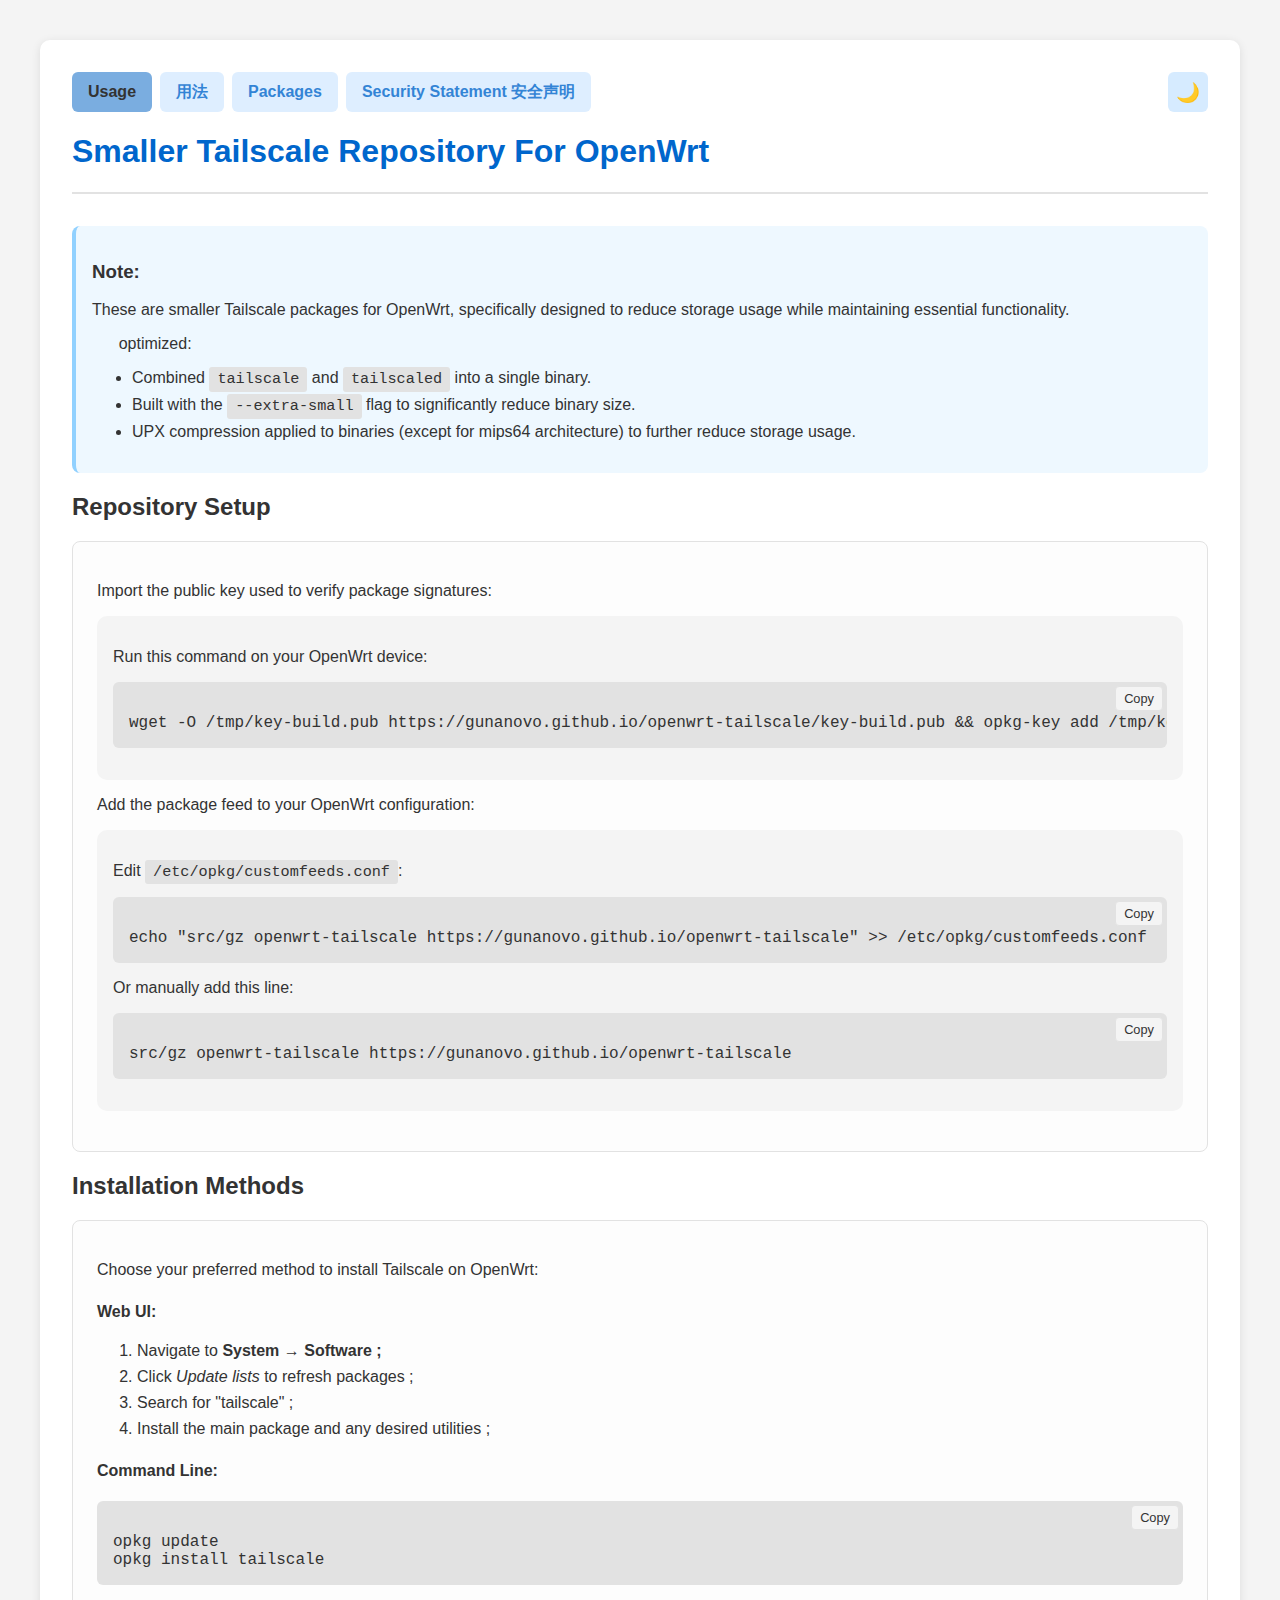
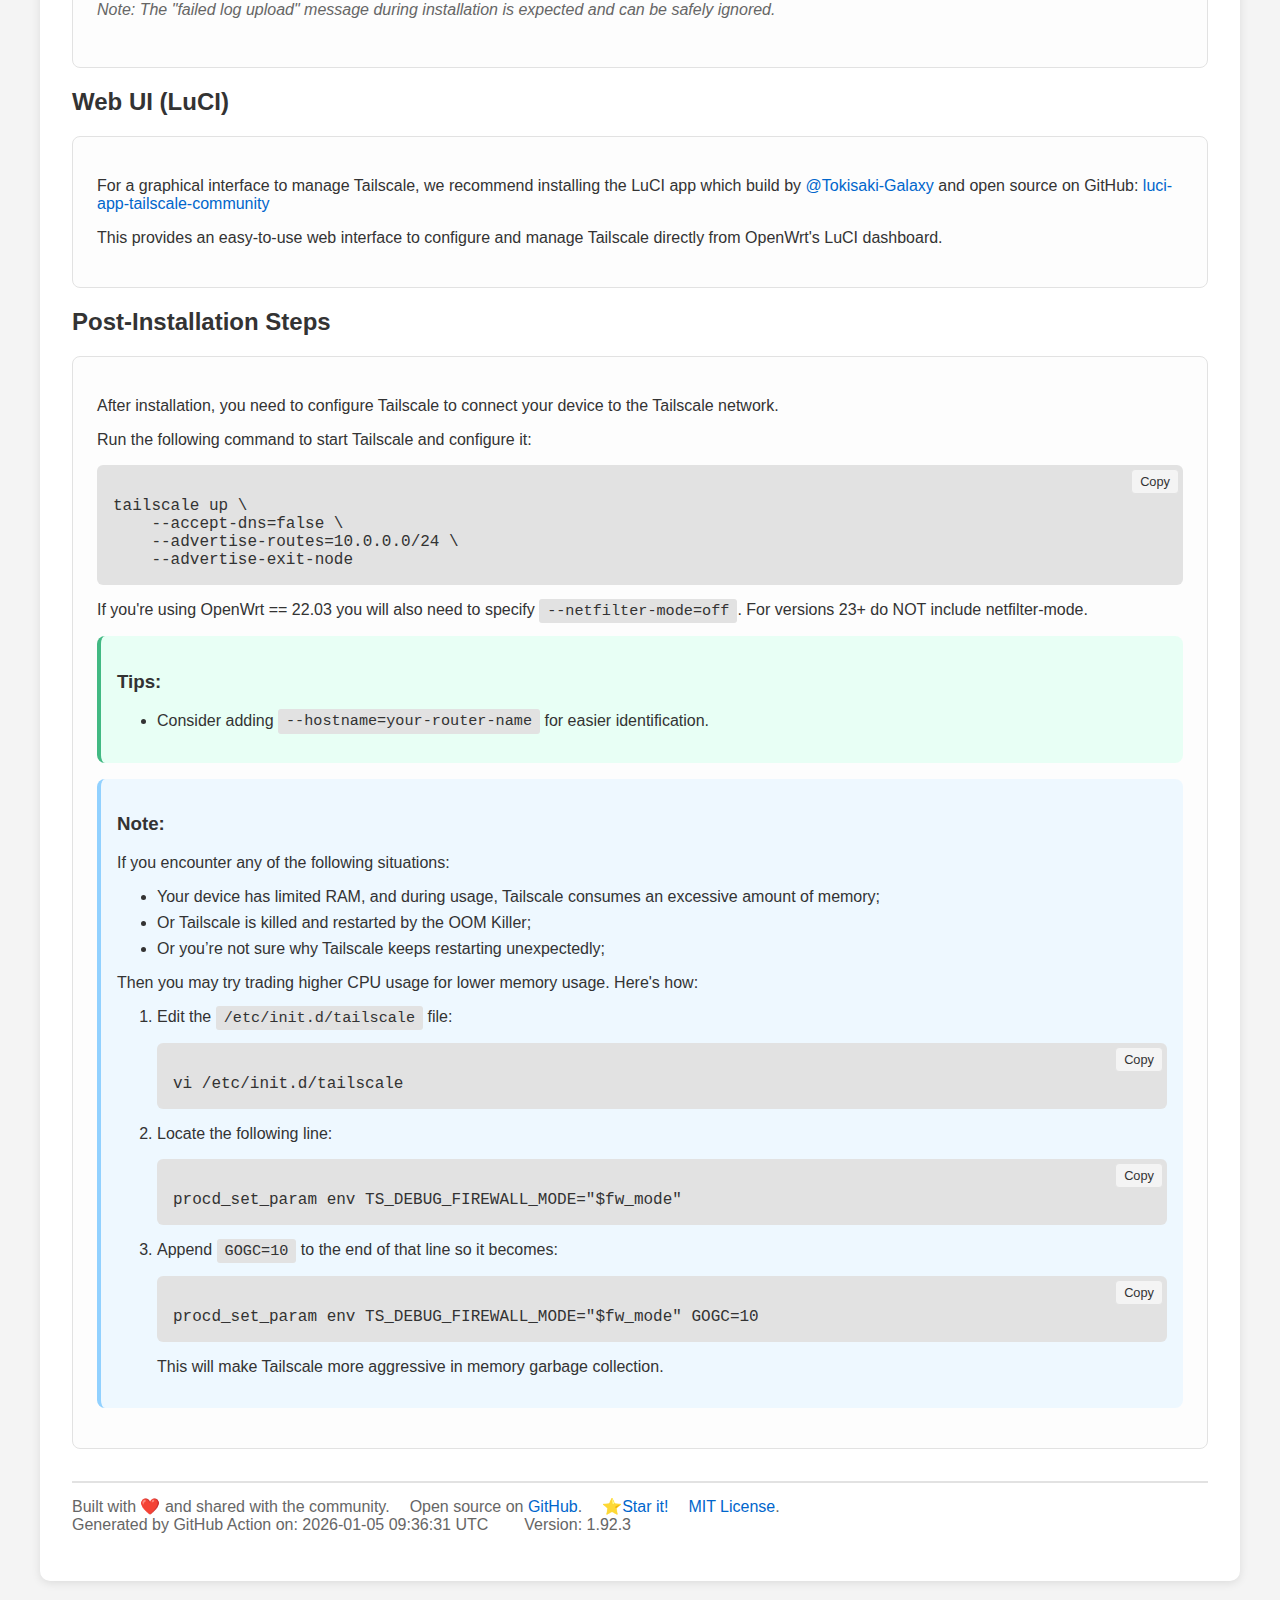
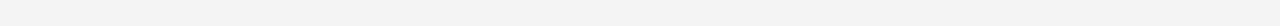
<file: index.html>
<!DOCTYPE html>
<html lang="en">

<head>
    <meta charset="UTF-8">
    <title>Smaller Tailscale for OpenWrt</title>
    <meta name="viewport" content="width=device-width, initial-scale=1.0">
    <meta name="description"
        content="A smaller Tailscale repository for OpenWrt, designed to reduce storage usage while maintaining essential functionality.">
    <meta name="keywords"
        content="OpenWrt, Tailscale, smaller packages, tailscale openwrt, openwrt tailscale, tailscale for openwrt, install tailscale on openwrt, tailscale on openwrt, openwrt 安装 tailscale, tailscale ipk, repository, repo, ipk, installation, usage, packages, smaller ipk, optimized tailscale, upx compression">
    <link rel="stylesheet" href="style.css">
</head>

<body>

    <div class="container">
        <header>
            <button id="toggle-theme" onclick="toggleTheme()">🌙</button>
            <div class="tab-buttons">
                <button id="btn-usage" onclick="showSection('usage')">Usage</button>
                <!-- <div class="divider"></div> -->
                <button id="btn-usage-chinese" onclick="showSection('usage-chinese')">用法</button>
                <!-- <div class="divider"></div> -->
                <button id="btn-packages" onclick="showSection('packages')">Packages</button>
                <!-- <div class="divider"></div> -->
                <button id="btn-security-statement" onclick="showSection('security-statement')">Security Statement
                    安全声明</button>
            </div>
            <h1><a href="https://github.com/GuNanOvO/openwrt-tailscale" target="_blank">Smaller Tailscale Repository For
                    OpenWrt</a></h1>
            <hr>
        </header>

        <main>
            <section id="usage">
                <div class="notice">
                    <p>
                    <h3>Note:</h3> These are smaller Tailscale packages for OpenWrt, specifically designed to
                    reduce storage usage while maintaining essential functionality. </p>
                    <p>&nbsp;&nbsp;&nbsp;&nbsp;&nbsp;&nbsp;optimized:</p>
                    <ul>
                        <li>Combined <code>tailscale</code> and <code>tailscaled</code> into a single binary.</li>
                        <li>Built with the <code>--extra-small</code> flag to significantly reduce binary size.</li>
                        <li>UPX compression applied to binaries (except for mips64 architecture) to further reduce
                            storage usage.</li>
                    </ul>
                </div>

                <h2>Repository Setup</h2>
                <section class="part">
                    <p>Import the public key used to verify package signatures:</p>

                    <div class="code-block">
                        <p>Run this command on your OpenWrt device:</p>
                        <pre>wget -O /tmp/key-build.pub https://gunanovo.github.io/openwrt-tailscale/key-build.pub && opkg-key add /tmp/key-build.pub</pre>
                    </div>

                    <p>Add the package feed to your OpenWrt configuration:</p>

                    <div class="code-block">
                        <p>Edit <code>/etc/opkg/customfeeds.conf</code>:</p>
                        <pre>echo "src/gz openwrt-tailscale https://gunanovo.github.io/openwrt-tailscale" >> /etc/opkg/customfeeds.conf</pre>

                        <p>Or manually add this line:</p>
                        <pre>src/gz openwrt-tailscale https://gunanovo.github.io/openwrt-tailscale</pre>
                    </div>
                </section>

                <h2>Installation Methods</h2>
                <section class="part">
                    <p>Choose your preferred method to install Tailscale on OpenWrt:</p>
                    <div class="method">
                        <h4>Web UI:</h4>
                        <ol>
                            <li>Navigate to <strong>System → Software ;</strong></li>
                            <li>Click <em>Update lists</em> to refresh packages ;</li>
                            <li>Search for "tailscale" ;</li>
                            <li>Install the main package and any desired utilities ;</li>
                        </ol>
                    </div>
                    <div class="method">
                        <h4>Command Line:</h4>
                        <pre>opkg update
opkg install tailscale</pre>
                        <p class="note">Note: The "failed log upload" message during installation is expected and can be
                            safely ignored.</p>
                    </div>
                </section>

                <h2>Web UI (LuCI)</h2>
                <section class="part">
                    <p>For a graphical interface to manage Tailscale, we recommend installing the LuCI app which build by <a href="https://github.com/Tokisaki-Galaxy" target="_blank">@Tokisaki-Galaxy</a> and open source on GitHub: <a href="https://github.com/Tokisaki-Galaxy/luci-app-tailscale-community" target="_blank">luci-app-tailscale-community</a></p>
                    <p>This provides an easy-to-use web interface to configure and manage Tailscale directly from OpenWrt's LuCI dashboard.</p>
                </section>

                <h2>Post-Installation Steps</h2>
                <section class="part">
                    <p>After installation, you need to configure Tailscale to connect your device to the Tailscale
                        network.</p>
                    <p>Run the following command to start Tailscale and configure it:</p>
                    <pre>tailscale up \
    --accept-dns=false \
    --advertise-routes=10.0.0.0/24 \
    --advertise-exit-node</pre>
                    <p>If you're using OpenWrt == 22.03 you will also need to specify <code>--netfilter-mode=off</code>.
                        For versions 23+ do NOT include netfilter-mode. </p>

                    <div class="tips">
                        <h3>Tips:</h3>
                        <ul>
                            <li>Consider adding <code>--hostname=your-router-name</code> for easier identification.</li>
                        </ul>
                    </div>
                    <div class="notice">
                        <p>
                        <h3>Note:</h3> If you encounter any of the following situations: </p>
                        <ul>
                            <li>Your device has limited RAM, and during usage, Tailscale consumes an excessive amount of
                                memory;</li>
                            <li>Or Tailscale is killed and restarted by the OOM Killer;</li>
                            <li>Or you’re not sure why Tailscale keeps restarting unexpectedly;</li>
                        </ul>
                        <p>Then you may try trading higher CPU usage for lower memory usage. Here's how:</p>
                        <ol>
                            <li>Edit the <code>/etc/init.d/tailscale</code> file:</li>
                            <pre>vi /etc/init.d/tailscale</pre>
                            <li>Locate the following line:</li>
                            <pre>procd_set_param env TS_DEBUG_FIREWALL_MODE="$fw_mode"</pre>
                            <li>Append <code>GOGC=10</code> to the end of that line so it becomes:</li>
                            <pre>procd_set_param env TS_DEBUG_FIREWALL_MODE="$fw_mode" GOGC=10</pre>
                            <p>This will make Tailscale more aggressive in memory garbage collection.</p>
                        </ol>
                    </div>
                </section>
            </section>

            <section id="usage-chinese">
                <div class="notice">
                    <p>
                    <h3>Note:</h3> 这是为 OpenWrt 精简定制的 Tailscale 软件包，旨在在保持核心功能的同时，尽可能降低存储占用。 </p>
                    <p>&nbsp;&nbsp;&nbsp;&nbsp;&nbsp;&nbsp;优化内容：</p>
                    <ul>
                        <li>将 <code>tailscale</code> 和 <code>tailscaled</code> 合并为一个单一的可执行文件。</li>
                        <li>使用 <code>--extra-small</code> 编译标志以显著减小二进制文件体积。</li>
                        <li>使用 UPX 对二进制文件进行压缩（mips64 架构除外），进一步降低存储占用。</li>
                    </ul>
                </div>


                <h2>软件源设置</h2>
                <section class="part">
                    <p>导入用于验证软件包签名的公钥：</p>

                    <div class="code-block">
                        <p>在你的 OpenWrt 设备上执行以下命令：</p>
                        <pre>wget -O /tmp/key-build.pub https://gunanovo.github.io/openwrt-tailscale/key-build.pub && opkg-key add /tmp/key-build.pub</pre>
                    </div>

                    <p>将软件源添加到你的 OpenWrt 配置中：</p>

                    <div class="code-block">
                        <p>编辑 <code>/etc/opkg/customfeeds.conf</code> 文件：</p>
                        <pre>echo "src/gz openwrt-tailscale https://gunanovo.github.io/openwrt-tailscale" >> /etc/opkg/customfeeds.conf</pre>

                        <p>或者手动添加以下内容：</p>
                        <pre>src/gz openwrt-tailscale https://gunanovo.github.io/openwrt-tailscale</pre>
                    </div>
                </section>

                <h2>安装方式</h2>
                <section class="part">
                    <p>请选择你喜欢的方式安装 Tailscale：</p>
                    <div class="method">
                        <h4>Web 界面方式：</h4>
                        <ol>
                            <li>打开 <strong>系统 → 软件包（System → Software）;</strong></li>
                            <li>点击 <em>更新列表（Update lists）</em> 以刷新软件包;</li>
                            <li>搜索 "tailscale" ;</li>
                            <li>安装主软件包及其他你需要的工具组件 ;</li>
                        </ol>
                    </div>
                    <div class="method">
                        <h4>命令行方式：</h4>
                        <pre>opkg update
opkg install tailscale</pre>
                        <p class="note">Note: 安装过程中出现 "failed log upload" 报错属于预期现象，可放心忽略。</p>
                    </div>
                </section>

                <h2>Web UI (LuCI)</h2>
                <section class="part">
                    <p>为了获得图形界面来管理 Tailscale，我们建议安装由 <a href="https://github.com/Tokisaki-Galaxy" target="_blank">@Tokisaki-Galaxy</a> 开发并在 GitHub 上开源的 LuCI 应用：<a href="https://github.com/Tokisaki-Galaxy/luci-app-tailscale-community" target="_blank">luci-app-tailscale-community</a></p>
                    <p>这提供了一个易于使用的 Web 界面，可以直接从 OpenWrt 的 LuCI 仪表板配置和管理 Tailscale。</p>
                </section>
                <h2>安装后步骤</h2>
                <section class="part">
                    <p>安装完成后，需要配置 Tailscale 以将设备接入 Tailscale 网络。</p>
                    <p>执行以下命令：</p>
                    <pre>tailscale up \
    --accept-dns=false \
    --advertise-routes=10.0.0.0/24 \
    --advertise-exit-node</pre>
                    <p>如果你的OpenWrt版本为22.03，你还需要添加 <code>--netfilter-mode=off</code> 参数， 对于 OpenWrt 23+ 则不应该包含该参数 </p>

                    <div class="tips">
                        <h3>Tips:</h3>
                        <ul>
                            <li>建议添加 <code>--hostname=your-router-name</code> 参数，以便在 Tailscale 网络中更容易识别该设备。</li>
                        </ul>
                    </div>

                    <div class="notice">
                        <p>
                        <h3>NOTE:</h3> 如果你遇到以下情况： </p>
                        <ul>
                            <li>设备运行内存有限，在使用过程中出现tailscale占用极高运行内存;</li>
                            <li>或直接致使tailscale被OOM KILLER杀死并重启;</li>
                            <li>或你不清楚什么原因导致tailscale异常重启;</li>
                        </ul>
                        <p>则，你可以尝试以更高的CPU占用换取较低的内存占用，操作如下：</p>
                        <ol>
                            <li>修改 <code>/etc/init.d/tailscale</code> 文件</li>
                            <pre>vi /etc/init.d/tailscale</pre>
                            <li>找到以下一行：</li>
                            <pre>procd_set_param env TS_DEBUG_FIREWALL_MODE="$fw_mode"</pre>
                            <li>在该行后方加上参数 <code>GOGC=10</code>，使其变为：</li>
                            <pre>procd_set_param env TS_DEBUG_FIREWALL_MODE="$fw_mode" GOGC=10</pre>
                            <p>该参数将使 Tailscale 更积极地回收内存。</p>
                        </ol>
                    </div>
                </section>
            </section>
            <section id="security-statement">
                <h1 style="text-align: center;">Feed Security Statement 软件源安全声明</h1>
                <section class="part">

                    <p>All <code>.ipk</code> packages provided by this OpenWrt software feed are built automatically via
                        <a href="https://docs.github.com/en/actions" target="_blank">GitHub Actions</a>,
                        with a fully open-source, transparent, and auditable process.
                    </p>

                    <p>You can review the build workflows, scripts, logs, and release history at:
                        <a href="https://github.com/GuNanOvO/openwrt-tailscale"
                            target="_blank">https://github.com/GuNanOvO/openwrt-tailscale</a>
                    </p>

                    <h3>Build Integrity & Transparency</h3>
                    <ul>
                        <li>
                            <strong>Built from Official Source:</strong> All binaries are compiled from
                            <a href="https://github.com/tailscale/tailscale" target="_blank">official Tailscale release
                                source code</a>,
                            without any functional modifications.
                            <a href="https://upx.github.io/" target="_blank">UPX</a> is optionally used for binary
                            compression.
                        </li>
                        <li>
                            <strong>Fully Public Workflow:</strong> All
                            <a href="https://github.com/GuNanOvO/openwrt-tailscale/tree/main/.github/workflows"
                                target="_blank">build scripts</a>,
                            packaging steps, compiler flags, and release assets are open for community audit.
                        </li>
                        <li>
                            <strong>Automated & Reproducible:</strong> Builds are performed in
                            <a href="https://docs.github.com/en/actions/using-workflows/about-workflows"
                                target="_blank">GitHub's CI environment</a>,
                            eliminating the risk of manual tampering.
                        </li>
                    </ul>

                    <h3>Security Best Practices</h3>
                    <ul>
                        <li>
                            <strong>Minimal Attack Surface:</strong> The feed is served statically via
                            <a href="https://pages.github.com/" target="_blank">GitHub Pages</a>, with no dynamic code
                            or
                            backend logic.
                        </li>
                        <li>
                            <strong>No Manual Uploads:</strong> All artifacts are generated directly from source during
                            <a href="https://docs.github.com/en/actions/using-workflows/workflow-syntax-for-github-actions"
                                target="_blank">automated CI runs</a> —
                            never uploaded manually or by third parties.
                        </li>
                    </ul>

                    <h3>User Recommendations</h3>
                    <p>To further validate the feed's trustworthiness, users are encouraged to:</p>
                    <ul>
                        <li><a href="https://github.com/GuNanOvO/openwrt-tailscale/actions" target="_blank">Review the
                                GitHub Actions workflows and build history</a></li>
                        <li><a href="https://github.com/GuNanOvO/openwrt-tailscale#build" target="_blank">Reproduce
                                builds
                                locally or via GitHub</a> to verify reproducibility</li>
                        <li>Verify checksums or cryptographic signatures (e.g., SHA256 or <code>usign</code>) of
                            downloaded
                            packages</li>
                    </ul>

                    <h3>Disclaimer</h3>
                    <p>While every effort has been made to ensure the security, transparency, and integrity of this
                        feed, it
                        is provided
                        <a href="https://en.wikipedia.org/wiki/As_is" target="_blank">as-is</a>, with no warranties.
                        Users
                        should always evaluate the source code, build process, and decide independently whether to trust
                        and
                        use these packages.
                    </p>
                    <p>For a safer OpenWrt experience, it is recommended to use packages only from this feed or other
                        trusted sources, and stay up to date with the repository.</p>
                </section>
                <hr>

                <section class="part">
                    <p>所有本软件源中的 <code>.ipk</code> 软件包均通过
                        <a href="https://docs.github.com/zh/actions" target="_blank">GitHub Actions</a>
                        自动化构建，构建流程开源、透明、可审计。
                    </p>

                    <p>详细的构建脚本、日志和发布历史可在以下仓库查看：
                        <a href="https://github.com/GuNanOvO/openwrt-tailscale"
                            target="_blank">https://github.com/GuNanOvO/openwrt-tailscale</a>
                    </p>

                    <h3>构建透明性与可信性</h3>
                    <ul>
                        <li>
                            <strong>构建基于 <a href="https://github.com/tailscale/tailscale" target="_blank">Tailscale
                                    官方源代码</a>：</strong> 不做任何功能性更改，仅使用
                            <a href="https://upx.github.io/" target="_blank">UPX</a> 等开源工具进行二进制压缩以减小体积。
                        </li>
                        <li>
                            <strong>完全公开的工作流程：</strong>
                            <a href="https://github.com/GuNanOvO/openwrt-tailscale/tree/main/.github/workflows"
                                target="_blank">构建脚本</a>、打包流程、编译参数等均完全公开，供任何人审查验证。
                        </li>
                        <li>
                            <strong>自动化与可复现性：</strong> 构建过程由
                            <a href="https://docs.github.com/zh/actions" target="_blank">CI 自动执行</a>，避免人为干预，构建结果具备可复现性。
                        </li>
                    </ul>

                    <h3>安全保障原则</h3>
                    <ul>
                        <li>
                            <strong>最小攻击面原则：</strong> Feed 页面托管在
                            <a href="https://pages.github.com/" target="_blank">GitHub Pages</a>，无需动态服务或后端执行，攻击面极小。
                        </li>
                        <li>
                            <strong>零人工上传：</strong> 构建产物完全由
                            <a href="https://docs.github.com/zh/actions" target="_blank">CI 自动生成</a>，无任何第三方上传或手动干预。
                        </li>
                    </ul>

                    <h3>用户使用建议</h3>
                    <p>为了进一步验证本软件源的安全性，建议用户：</p>
                    <ul>
                        <li><a href="https://github.com/GuNanOvO/openwrt-tailscale/actions" target="_blank">审查 GitHub
                                Actions 构建脚本和构建日志</a></li>
                        <li><a href="https://github.com/GuNanOvO/openwrt-tailscale#build" target="_blank">使用本仓库脚本在本地或
                                GitHub
                                上自行构建</a> 以验证可复现性</li>
                        <li>校验 .ipk 软件包的哈希值或签名（如 SHA256 或 <code>usign</code>）</li>
                    </ul>

                    <h3>风险提示</h3>
                    <p>尽管本项目已尽最大努力确保 Feed 的安全性、透明度与可信性，本软件源仍然是
                        <a href="https://zh.wikipedia.org/wiki/%E6%8C%89%E5%8E%9F%E6%A0%B7%E6%8F%90%E4%BE%9B"
                            target="_blank">“按原样”</a>提供，不附带任何形式的担保。请用户自行评估源代码与构建过程，并据此判断是否使用。
                    </p>
                    <p>为确保系统安全，请尽量从本源或 其他可信来源 获取软件包，并关注仓库更新动态。</p>
                </section>
            </section>


            <section id="packages" style="display: none;">
                <table>
                    <thead>
                        <tr>
                            <th>File</th>
                            <th>Size</th>
                            <th>Date</th>
                        </tr>
                    </thead>
                    <!-- tbody-anchor -->
          <tbody>
                        <tr>
                            <td><a href="Packages">Packages</a></td>
                            <td>28K</td>
                            <td>2026-01-05 Mon 09:42:27 UTC</td>
                        </tr>
                        <tr>
                            <td><a href="Packages.gz">Packages.gz</a></td>
                            <td>4.0K</td>
                            <td>2026-01-05 Mon 09:42:27 UTC</td>
                        </tr>
                        <tr>
                            <td><a href="Packages.sig">Packages.sig</a></td>
                            <td>4.0K</td>
                            <td>2026-01-05 Mon 09:42:27 UTC</td>
                        </tr>
                        <tr>
                            <td><a href="tailscale_1.92.3_aarch64_cortex-a53.ipk">tailscale_1.92.3_aarch64_cortex-a53.ipk</a></td>
                            <td>5.6M</td>
                            <td>2026-01-05 Mon 09:42:27 UTC</td>
                        </tr>
                        <tr>
                            <td><a href="tailscale_1.92.3_aarch64_cortex-a72.ipk">tailscale_1.92.3_aarch64_cortex-a72.ipk</a></td>
                            <td>5.6M</td>
                            <td>2026-01-05 Mon 09:42:27 UTC</td>
                        </tr>
                        <tr>
                            <td><a href="tailscale_1.92.3_aarch64_cortex-a76.ipk">tailscale_1.92.3_aarch64_cortex-a76.ipk</a></td>
                            <td>5.6M</td>
                            <td>2026-01-05 Mon 09:42:27 UTC</td>
                        </tr>
                        <tr>
                            <td><a href="tailscale_1.92.3_aarch64_generic.ipk">tailscale_1.92.3_aarch64_generic.ipk</a></td>
                            <td>5.6M</td>
                            <td>2026-01-05 Mon 09:42:27 UTC</td>
                        </tr>
                        <tr>
                            <td><a href="tailscale_1.92.3_arm_arm1176jzf-s_vfp.ipk">tailscale_1.92.3_arm_arm1176jzf-s_vfp.ipk</a></td>
                            <td>5.6M</td>
                            <td>2026-01-05 Mon 09:42:27 UTC</td>
                        </tr>
                        <tr>
                            <td><a href="tailscale_1.92.3_arm_arm926ej-s.ipk">tailscale_1.92.3_arm_arm926ej-s.ipk</a></td>
                            <td>5.6M</td>
                            <td>2026-01-05 Mon 09:42:27 UTC</td>
                        </tr>
                        <tr>
                            <td><a href="tailscale_1.92.3_arm_cortex-a15_neon-vfpv4.ipk">tailscale_1.92.3_arm_cortex-a15_neon-vfpv4.ipk</a></td>
                            <td>5.6M</td>
                            <td>2026-01-05 Mon 09:42:27 UTC</td>
                        </tr>
                        <tr>
                            <td><a href="tailscale_1.92.3_arm_cortex-a5_vfpv4.ipk">tailscale_1.92.3_arm_cortex-a5_vfpv4.ipk</a></td>
                            <td>5.6M</td>
                            <td>2026-01-05 Mon 09:42:27 UTC</td>
                        </tr>
                        <tr>
                            <td><a href="tailscale_1.92.3_arm_cortex-a7.ipk">tailscale_1.92.3_arm_cortex-a7.ipk</a></td>
                            <td>5.6M</td>
                            <td>2026-01-05 Mon 09:42:27 UTC</td>
                        </tr>
                        <tr>
                            <td><a href="tailscale_1.92.3_arm_cortex-a7_neon-vfpv4.ipk">tailscale_1.92.3_arm_cortex-a7_neon-vfpv4.ipk</a></td>
                            <td>5.6M</td>
                            <td>2026-01-05 Mon 09:42:27 UTC</td>
                        </tr>
                        <tr>
                            <td><a href="tailscale_1.92.3_arm_cortex-a7_vfpv4.ipk">tailscale_1.92.3_arm_cortex-a7_vfpv4.ipk</a></td>
                            <td>5.6M</td>
                            <td>2026-01-05 Mon 09:42:27 UTC</td>
                        </tr>
                        <tr>
                            <td><a href="tailscale_1.92.3_arm_cortex-a8_vfpv3.ipk">tailscale_1.92.3_arm_cortex-a8_vfpv3.ipk</a></td>
                            <td>5.6M</td>
                            <td>2026-01-05 Mon 09:42:27 UTC</td>
                        </tr>
                        <tr>
                            <td><a href="tailscale_1.92.3_arm_cortex-a9.ipk">tailscale_1.92.3_arm_cortex-a9.ipk</a></td>
                            <td>5.6M</td>
                            <td>2026-01-05 Mon 09:42:27 UTC</td>
                        </tr>
                        <tr>
                            <td><a href="tailscale_1.92.3_arm_cortex-a9_neon.ipk">tailscale_1.92.3_arm_cortex-a9_neon.ipk</a></td>
                            <td>5.6M</td>
                            <td>2026-01-05 Mon 09:42:27 UTC</td>
                        </tr>
                        <tr>
                            <td><a href="tailscale_1.92.3_arm_cortex-a9_vfpv3-d16.ipk">tailscale_1.92.3_arm_cortex-a9_vfpv3-d16.ipk</a></td>
                            <td>5.6M</td>
                            <td>2026-01-05 Mon 09:42:27 UTC</td>
                        </tr>
                        <tr>
                            <td><a href="tailscale_1.92.3_arm_fa526.ipk">tailscale_1.92.3_arm_fa526.ipk</a></td>
                            <td>5.6M</td>
                            <td>2026-01-05 Mon 09:42:27 UTC</td>
                        </tr>
                        <tr>
                            <td><a href="tailscale_1.92.3_arm_xscale.ipk">tailscale_1.92.3_arm_xscale.ipk</a></td>
                            <td>5.6M</td>
                            <td>2026-01-05 Mon 09:42:27 UTC</td>
                        </tr>
                        <tr>
                            <td><a href="tailscale_1.92.3_i386_pentium-mmx.ipk">tailscale_1.92.3_i386_pentium-mmx.ipk</a></td>
                            <td>6.4M</td>
                            <td>2026-01-05 Mon 09:42:27 UTC</td>
                        </tr>
                        <tr>
                            <td><a href="tailscale_1.92.3_i386_pentium4.ipk">tailscale_1.92.3_i386_pentium4.ipk</a></td>
                            <td>6.4M</td>
                            <td>2026-01-05 Mon 09:42:27 UTC</td>
                        </tr>
                        <tr>
                            <td><a href="tailscale_1.92.3_loongarch64_generic.ipk">tailscale_1.92.3_loongarch64_generic.ipk</a></td>
                            <td>8.6M</td>
                            <td>2026-01-05 Mon 09:42:27 UTC</td>
                        </tr>
                        <tr>
                            <td><a href="tailscale_1.92.3_mips64_mips64r2.ipk">tailscale_1.92.3_mips64_mips64r2.ipk</a></td>
                            <td>8.2M</td>
                            <td>2026-01-05 Mon 09:42:27 UTC</td>
                        </tr>
                        <tr>
                            <td><a href="tailscale_1.92.3_mips64_octeonplus.ipk">tailscale_1.92.3_mips64_octeonplus.ipk</a></td>
                            <td>8.2M</td>
                            <td>2026-01-05 Mon 09:42:27 UTC</td>
                        </tr>
                        <tr>
                            <td><a href="tailscale_1.92.3_mips64el_mips64r2.ipk">tailscale_1.92.3_mips64el_mips64r2.ipk</a></td>
                            <td>8.0M</td>
                            <td>2026-01-05 Mon 09:42:27 UTC</td>
                        </tr>
                        <tr>
                            <td><a href="tailscale_1.92.3_mips_24kc.ipk">tailscale_1.92.3_mips_24kc.ipk</a></td>
                            <td>5.4M</td>
                            <td>2026-01-05 Mon 09:42:27 UTC</td>
                        </tr>
                        <tr>
                            <td><a href="tailscale_1.92.3_mips_4kec.ipk">tailscale_1.92.3_mips_4kec.ipk</a></td>
                            <td>5.3M</td>
                            <td>2026-01-05 Mon 09:42:27 UTC</td>
                        </tr>
                        <tr>
                            <td><a href="tailscale_1.92.3_mips_mips32.ipk">tailscale_1.92.3_mips_mips32.ipk</a></td>
                            <td>5.3M</td>
                            <td>2026-01-05 Mon 09:42:27 UTC</td>
                        </tr>
                        <tr>
                            <td><a href="tailscale_1.92.3_mipsel_24kc.ipk">tailscale_1.92.3_mipsel_24kc.ipk</a></td>
                            <td>5.5M</td>
                            <td>2026-01-05 Mon 09:42:27 UTC</td>
                        </tr>
                        <tr>
                            <td><a href="tailscale_1.92.3_mipsel_24kc_24kf.ipk">tailscale_1.92.3_mipsel_24kc_24kf.ipk</a></td>
                            <td>5.5M</td>
                            <td>2026-01-05 Mon 09:42:27 UTC</td>
                        </tr>
                        <tr>
                            <td><a href="tailscale_1.92.3_mipsel_74kc.ipk">tailscale_1.92.3_mipsel_74kc.ipk</a></td>
                            <td>5.5M</td>
                            <td>2026-01-05 Mon 09:42:27 UTC</td>
                        </tr>
                        <tr>
                            <td><a href="tailscale_1.92.3_mipsel_mips32.ipk">tailscale_1.92.3_mipsel_mips32.ipk</a></td>
                            <td>5.5M</td>
                            <td>2026-01-05 Mon 09:42:27 UTC</td>
                        </tr>
                        <tr>
                            <td><a href="tailscale_1.92.3_riscv64_riscv64.ipk">tailscale_1.92.3_riscv64_riscv64.ipk</a></td>
                            <td>8.6M</td>
                            <td>2026-01-05 Mon 09:42:27 UTC</td>
                        </tr>
                        <tr>
                            <td><a href="tailscale_1.92.3_x86_64.ipk">tailscale_1.92.3_x86_64.ipk</a></td>
                            <td>6.8M</td>
                            <td>2026-01-05 Mon 09:42:27 UTC</td>
                        </tr>
          </tbody>
                    <!-- end-tbody-anchor -->
                </table>
            </section>
        </main>

        </script>

        <footer class="footer">
            <hr>

            <p>
                <span>Built with ❤️ and shared with the community. </span>
                <span>Open source on <a href="https://github.com/GuNanOvO/openwrt-tailscale">GitHub</a>.</span>
                <span><a href="https://github.com/GuNanOvO/openwrt-tailscale">⭐Star it!</a></span>
                <span><a href="https://github.com/GuNanOvO/openwrt-tailscale/blob/main/LICENSE">MIT License</a>.</span>
                <span>Generated by GitHub Action on:
                    <!-- date-anchor -->
                    <span id="date">2026-01-05 09:36:31 UTC</span>
                    <!-- end-date-anchor -->
                </span>
                <span>Version:
                    <!-- version-anchor -->
                    <span id="version">1.92.3</span>
                    <!-- end-version-anchor -->
                </span>
            </p>
        </footer>
    </div>

    <script>
        function showSection(id) {
            document.querySelectorAll('main > section').forEach(s => s.style.display = 'none');
            document.getElementById(id).style.display = 'block';

            const buttons = [
                { id: 'btn-usage', section: 'usage', label: 'Usage' },
                { id: 'btn-usage-chinese', section: 'usage-chinese', label: '用法' },
                { id: 'btn-security-statement', section: 'security-statement', label: 'Security Statement 安全声明' },
                { id: 'btn-packages', section: 'packages', label: 'Packages' }
            ];

            buttons.forEach(btn => {
                const isActive = (id === btn.section);
                const el = document.getElementById(btn.id);
                el.classList.toggle('active', isActive);
                el.classList.toggle('inactive', !isActive);
                el.disabled = isActive;
            });
        }

        document.addEventListener("DOMContentLoaded", () => {
            document.querySelectorAll("pre").forEach((pre) => {
                const wrapper = document.createElement("div");
                wrapper.classList.add("pre-wrapper");

                pre.parentNode.insertBefore(wrapper, pre);
                wrapper.appendChild(pre);

                const btn = document.createElement("button");
                btn.className = "copy-btn";
                btn.textContent = "Copy";

                btn.addEventListener("click", () => {
                    navigator.clipboard.writeText(pre.textContent).then(() => {
                        btn.textContent = "Copied!";
                        btn.classList.add("copied");
                        setTimeout(() => {
                            btn.textContent = "Copy";
                            btn.classList.remove("copied");
                        }, 2000);
                    });
                });

                wrapper.appendChild(btn);
            });
        });

        function toggleTheme() {
            const isDark = document.body.classList.toggle('dark');
            localStorage.setItem('theme', isDark ? 'dark' : 'light');
            document.getElementById('toggle-theme').textContent = isDark ? '☀️' : '🌙';
        }

        function initTheme() {
            const hour = new Date().getHours();
            const saved = localStorage.getItem('theme');
            const isDark = saved === 'dark' || (!saved && (hour < 6 || hour >= 18));
            if (isDark) {
                document.body.classList.add('dark');
                document.getElementById('toggle-theme').textContent = '☀️';
            } else {
                document.getElementById('toggle-theme').textContent = '🌙';
            }
        }

        document.getElementById('btn-usage').click();
        initTheme();

    </script>
</body>

</html>
</file>
<file: style.css>
:root {
    --color-bg-body: #f4f4f4;
    --color-text-primary: #333;
    --color-bg-container: #fff;
    --color-bg-part: #fdfdfd;
    --color-border-primary: #e2e2e2;
    --color-shadow-base: rgba(0, 0, 0, 0.1);
    --color-shadow-hover: rgba(0, 0, 0, 0.2);
    --color-divider: #000000;
    --color-text-secondary: #666;


    --color-brand-primary: #0066cc;
    --color-brand-light: #d6ebff;
    --color-brand-lighter: #7aade0;
    --color-brand-active-hover: #589adc;
    --color-brand-link-hover: #0066cc;


    --color-notice-bg: #eef8ff;
    --color-notice-border: #91d1ff;
    --color-tips-bg: #e8fff5;
    --color-tips-border: #42b983;


    --color-code-block: #f4f4f4;
    --color-code-bg: #e2e2e2;
    --color-pre-bg: #e2e2e2;
    --color-table-header-bg: #eeeeee;
    --color-table-row-hover-bg: #d1f1f7;
}


body.dark {
    --color-bg-body: #1e1e1e;
    --color-text-primary: #ccc;
    --color-bg-container: #2a2a2a;
    --color-bg-part: #212121;
    --color-border-primary: #555;
    --color-shadow-base: rgba(255, 255, 255, 0.1);
    --color-shadow-hover: rgba(255, 255, 255, 0.2);
    --color-divider: #999;
    --color-text-secondary: #999;


    --color-brand-primary: #9ecbff;
    --color-brand-light: #3a3a3a;
    --color-brand-lighter: #555;
    --color-brand-active-hover: none;
    --color-brand-link-hover: #9ecbff;


    --color-notice-bg: #303030;
    --color-notice-border: #91d1ff;
    --color-tips-bg: #303030;
    --color-tips-border: #42b983;


    --color-code-block: #292929;
    --color-code-bg: #3a3a3a;
    --color-pre-bg: #3a3a3a;
    --color-table-header-bg: #444;
    --color-table-row-hover-bg: #444;
}


body {
    font-family: Arial, sans-serif;
    padding: 2rem;
    background-color: var(--color-bg-body);
    color: var(--color-text-primary);
    transition: background-color 0.3s, color 0.3s;
}

.container {
    max-width: 90vw;
    margin: auto;
    background: var(--color-bg-container);
    padding: 2rem;
    border-radius: 10px;
    box-shadow: 0 2px 10px var(--color-shadow-base);
    transition: box-shadow 0.3s, background-color 0.3s;
}

.container:hover {
    box-shadow: 0 4px 16px var(--color-shadow-hover);
}

#toggle-theme {
    float: right;
    font-size: 1.2rem;
    width: 2.5rem;
    height: 2.5rem;
    cursor: pointer;
    background-color: var(--color-brand-light);
    transition: color 0.3s;
    padding: 0;
}

#toggle-theme:hover {
    background-color: var(--color-brand-lighter);
    transition: color 0.3s;
}

h1 {
    color: var(--color-brand-primary);
    transition: color 0.3s;
}

hr {
    border: 1px solid var(--color-border-primary);
    transition: border-color 0.3s;
}

main {
    margin: 2rem 0;
}

section.part {

    padding: 1.5rem;
    background-color: var(--color-bg-part);
    border: 1px solid var(--color-border-primary);
    border-radius: 8px;
    transition: background-color 0.3s, border-color 0.3s;
}

.method {
    margin: 1.5rem 0;
}

.method ol li {
    margin: 0.5rem 0;
}

.note {
    color: var(--color-text-secondary);
    font-style: italic;
    transition: color 0.3s;
}

.footer {
    margin-top: 2rem;
    font-size: 0.9rem;
    color: var(--color-text-secondary);
    transition: color 0.3s;
}

a {
    color: var(--color-brand-primary);
    text-decoration: none;
    transition: color 0.3s;
}

a:hover {
    text-decoration: underline;
    color: var(--color-brand-link-hover);
}


.tab-buttons {
    height: 2.5rem;
    display: flex;
    align-items: center;
    gap: 0.5rem;
    margin-bottom: 1rem;
}

.tab-buttons .divider {
    height: 2rem;
    width: 2px;
    background-color: var(--color-divider);
    transition: background-color 0.3s;
}

.tab-buttons button {
    height: 2.5rem;
}

button {
    font-size: 1rem;
    text-align: center;
    border: none;
    padding: 0.5rem 1rem;
    border-radius: 6px;
    cursor: pointer;
    transition: all 0.2s ease;
    background: transparent;
    color: var(--color-brand-primary);
}

button.active {
    font-size: 1rem;
    color: var(--color-text-primary);
    background-color: var(--color-brand-lighter);
    font-weight: bolder;
    cursor: default;
}

button.active:hover {
    background-color: var(--color-brand-active-hover);
}

button.inactive {
    color: var(--color-brand-primary);
    background-color: var(--color-brand-light);
    opacity: 0.8;
    font-size: 1rem;
    font-weight: bold;
}

button.inactive:hover {
    opacity: 1;
    background-color: var(--color-brand-lighter);
    color: var(--color-text-primary);
}


.notice {
    background: var(--color-notice-bg);
    border-left: 4px solid var(--color-notice-border);
    padding: 1rem;
    margin: 1rem 0;
    border-radius: 8px;
    transition: background-color 0.3s, color 0.3s;
}

.notice ul li {
    margin: 0.5rem 0;
}

.tips {
    background: var(--color-tips-bg);
    border-left: 4px solid var(--color-tips-border);
    padding: 1rem;
    border-radius: 8px;
    margin: 1rem 0;
    transition: background-color 0.3s, color 0.3s;
}


code {
    background: var(--color-code-bg);
    padding: 0.2rem 0.5rem;
    border-radius: 3px;
    font-family: monospace;
    font-size: 0.95rem;
    transition: background-color 0.3s, color 0.3s;
    white-space: nowrap;
}

.code-block {
    background: var(--color-code-block);
    padding: 1rem;
    border-radius: 10px;
    margin: 1rem 0;
    transition: background-color 0.3s, color 0.3s;
}

pre {
    overflow-x: auto;
    background: var(--color-pre-bg);

    border-radius: 6px;
    font-family: monospace;
    font-size: 1rem;
    transition: background-color 0.3s, color 0.3s;
    scrollbar-color: var(--color-text-secondary) var(--color-pre-bg);
    scrollbar-width: thin;
    padding: 2rem 1rem 1rem 1rem;
}


pre::-webkit-scrollbar {
    height: 8px;
}

pre::-webkit-scrollbar-track {
    background: var(--color-pre-bg);
    border-radius: 4px;
}

pre::-webkit-scrollbar-thumb {
    background-color: var(--color-text-secondary);
    border-radius: 4px;
    border: 2px solid var(--color-pre-bg);
}

pre::-webkit-scrollbar-thumb:hover {
    background-color: var(--color-text-primary);
}

.pre-wrapper {
    position: relative;
}


.copy-btn {
    position: absolute;
    top: 4px;
    right: 4px;
    padding: 4px 8px;
    font-size: 0.8rem;
    border-radius: 4px;
    cursor: pointer;
    opacity: 1;
    border: 1px solid var(--color-border-primary);
    background: var(--color-code-block);
    color: var(--color-text-primary);
    transition: opacity 0.2s ease, background-color 0.3s, color 0.3s;
}

.copy-btn:hover {
    background-color: var(--color-table-header-bg);
}

.copy-btn.copied {
    background-color: #10b981;
    color: white;
    border-color: #10b981;
}


table {
    width: 100%;
    border-collapse: collapse;
    border: 1px solid var(--color-border-primary);
    margin: 1rem 0;
    background: var(--color-bg-container);
    transition: background-color 0.3s, border-color 0.3s;
}

th,
td {
    padding: 0.75rem;
    text-align: left;
    border-bottom: 1px solid var(--color-border-primary);
}

th {
    background-color: var(--color-table-header-bg);
    transition: background-color 0.3s;
}

tr:hover {
    background-color: var(--color-table-row-hover-bg);
}

span {
    font-size: 1rem;
    display: inline-block;
    margin-right: 1rem;
}

#security-statement {
    font-size: large;
}


@media (max-width: 768px) {
    body {
        padding: 1rem;
    }

    .container {
        padding: 1rem;
        border-radius: 0;
        box-shadow: none;
    }

    .container:hover {
        box-shadow: none;
    }

    .tab-buttons {
        flex-wrap: wrap;
        height: auto;
        gap: 0.5rem 0.3rem;
    }

    .tab-buttons .divider {
        display: none;
    }

    button {
        font-size: 0.9rem;
        padding: 0.4rem 0.8rem;
    }

    button.active {
        font-size: 1.1rem;
    }
}
</file>
